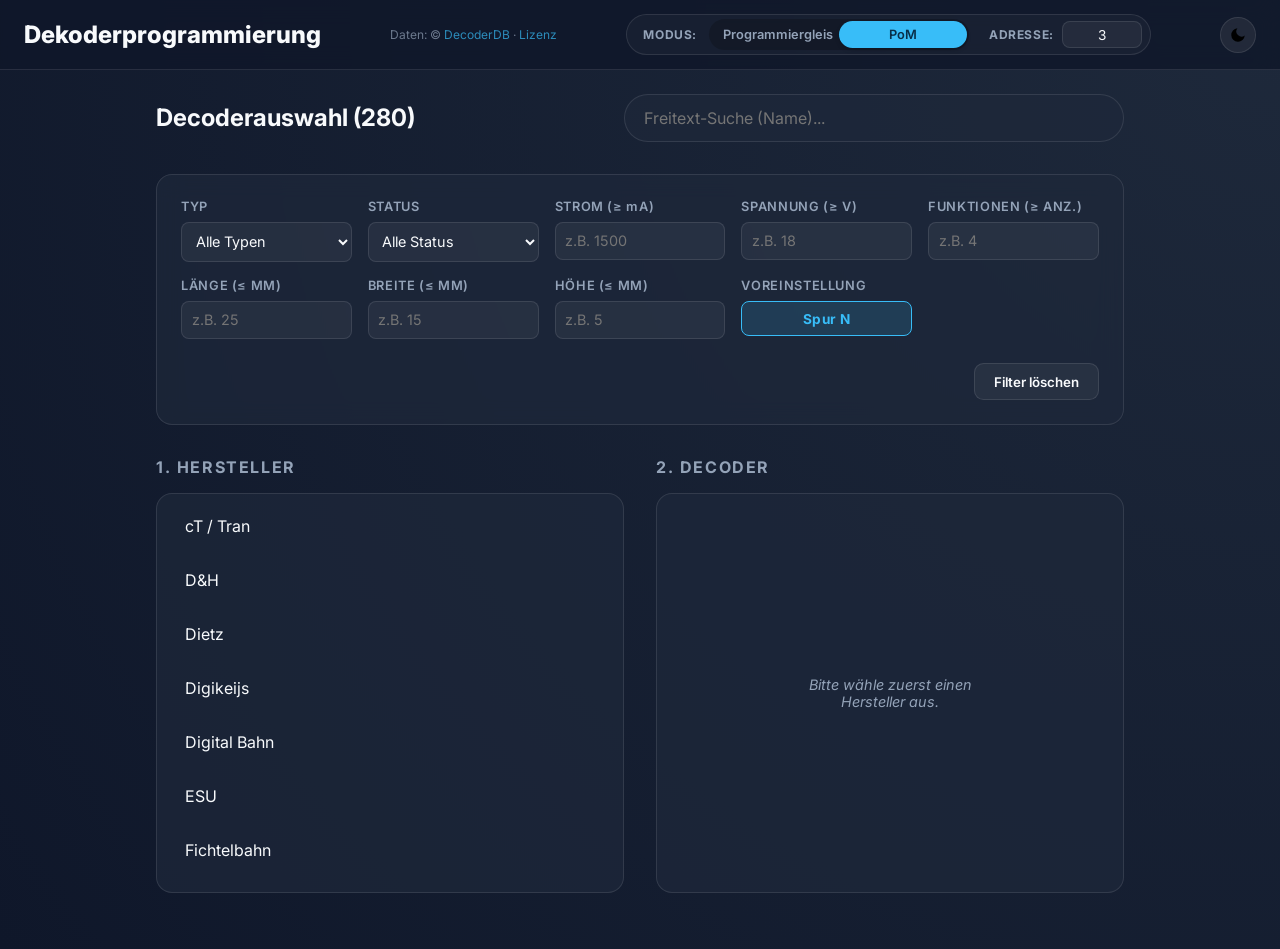
<file: index.html>
<!DOCTYPE html>
<html lang="de">
<head>
    <meta charset="UTF-8">
    <meta http-equiv="refresh" content="0; url=html/index.html">
    <script type="text/javascript">
        window.location.href = "html/index.html"
    </script>
    <title>Weiterleitung zur Dekoderprogrammierung</title>
</head>
<body>
    <p>Falls Sie nicht automatisch weitergeleitet werden, klicken Sie bitte <a href="html/index.html">hier</a>.</p>
</body>
</html>
</file>
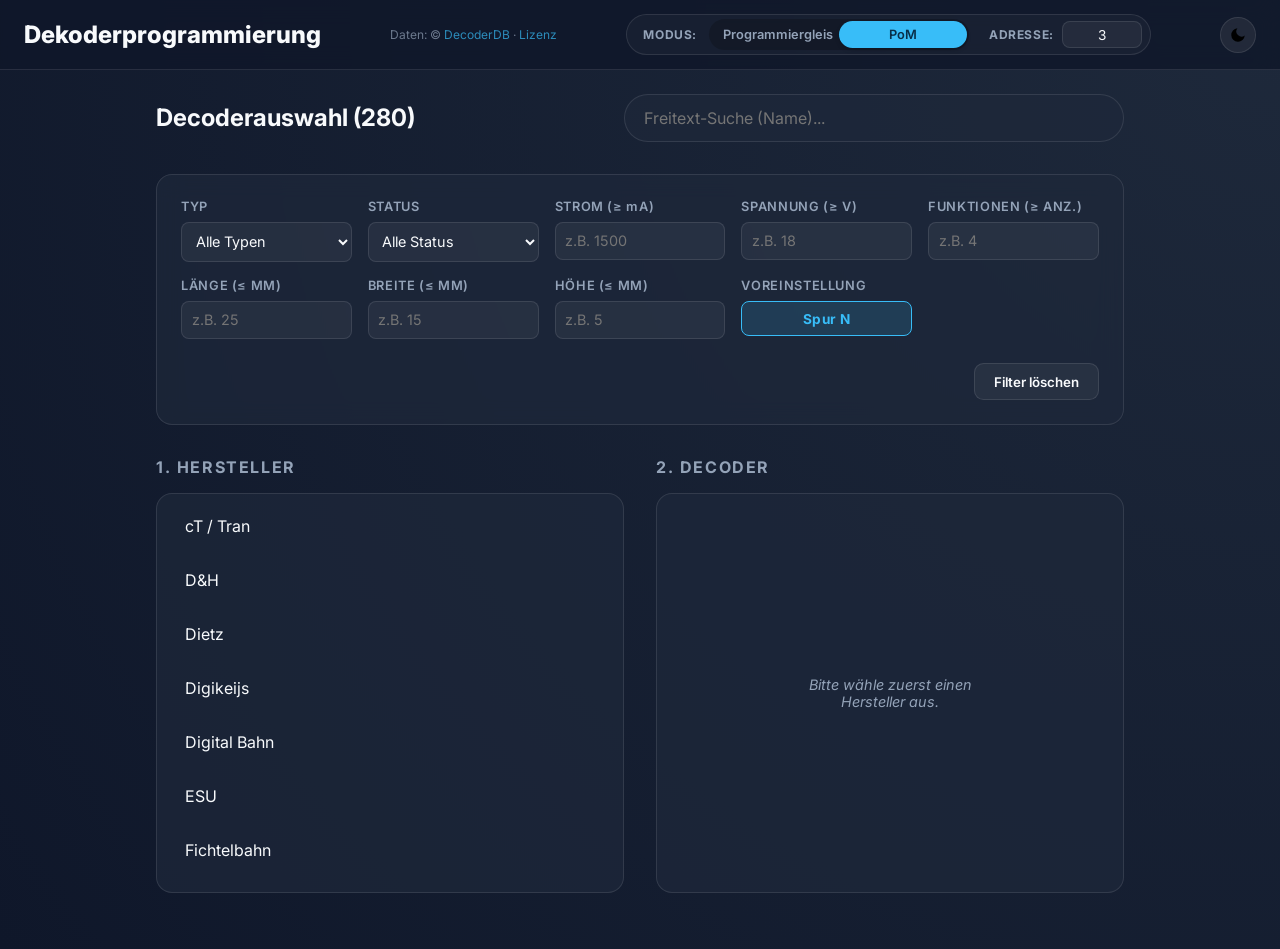
<file: html/index.html>
<!-- Last Build: 2026-05-16 01:26 -->
<!DOCTYPE html>
<html lang="de">

<head>
    <meta charset="UTF-8">
    <meta name="viewport" content="width=device-width, initial-scale=1.0">
    <title>Dekoderprogrammierung</title>
    <link rel="stylesheet" href="style.css">
    <link href="https://fonts.googleapis.com/css2?family=Inter:wght@400;600;800&display=swap" rel="stylesheet">
</head>

<body>
    <header>
        <div class="title-container">
            <h1 id="main-title">Dekoderprogrammierung</h1>
        </div>
        <span class="license-notice">Daten: © <a href="https://www.decoderdb.de" target="_blank"
                rel="noopener">DecoderDB</a> · <a href="https://www.decoderdb.de/lizenz" target="_blank"
                rel="noopener">Lizenz</a></span>

        <div class="mode-selector">
            <div class="mode-label">Modus:</div>
            <div class="segmented-control">
                <input type="radio" name="prog-mode" id="mode-pg" value="pg">
                <label for="mode-pg">Programmiergleis</label>

                <input type="radio" name="prog-mode" id="mode-pom" value="pom" checked>
                <label for="mode-pom">PoM</label>

                <div class="selection-slider"></div>
            </div>

            <div id="pom-addr-container" class="pom-addr-container">
                <label for="pom-addr" class="mode-label">Adresse:</label>
                <input type="number" id="pom-addr" class="pom-addr-input" value="3" min="1" max="10239"
                    title="Lok-Adresse für PoM">
            </div>

            <span id="env-marker" class="env-marker" style="display: none;"
                title="Viewermodus; wenn auf einem ESP32 der FRANKY-Serie ausgeführt, kann auch gelesen/geschrieben werden">Viewer-Modus</span>
        </div>

        <div class="header-right">
            <button id="main-back-btn" style="display: none;">&larr; Zurück zur Auswahl</button>
            <button id="theme-toggle" title="Design umschalten" aria-label="Darkmode/Lightmode umschalten">
                <!-- Moon icon (dark mode) -->
                <svg id="icon-moon" xmlns="http://www.w3.org/2000/svg" width="18" height="18" viewBox="0 0 24 24"
                    fill="currentColor">
                    <path d="M21 12.79A9 9 0 1 1 11.21 3 7 7 0 0 0 21 12.79z" />
                </svg>
                <!-- Sun icon (light mode, hidden by default) -->
                <svg id="icon-sun" xmlns="http://www.w3.org/2000/svg" width="18" height="18" viewBox="0 0 24 24"
                    fill="currentColor" style="display:none;">
                    <circle cx="12" cy="12" r="5" />
                    <line x1="12" y1="1" x2="12" y2="3" stroke="currentColor" stroke-width="2" stroke-linecap="round" />
                    <line x1="12" y1="21" x2="12" y2="23" stroke="currentColor" stroke-width="2"
                        stroke-linecap="round" />
                    <line x1="4.22" y1="4.22" x2="5.64" y2="5.64" stroke="currentColor" stroke-width="2"
                        stroke-linecap="round" />
                    <line x1="18.36" y1="18.36" x2="19.78" y2="19.78" stroke="currentColor" stroke-width="2"
                        stroke-linecap="round" />
                    <line x1="1" y1="12" x2="3" y2="12" stroke="currentColor" stroke-width="2" stroke-linecap="round" />
                    <line x1="21" y1="12" x2="23" y2="12" stroke="currentColor" stroke-width="2"
                        stroke-linecap="round" />
                    <line x1="4.22" y1="19.78" x2="5.64" y2="18.36" stroke="currentColor" stroke-width="2"
                        stroke-linecap="round" />
                    <line x1="18.36" y1="5.64" x2="19.78" y2="4.22" stroke="currentColor" stroke-width="2"
                        stroke-linecap="round" />
                </svg>
            </button>
        </div>
    </header>

    <div class="container">
        <!-- Decoder Selection Screen -->
        <div id="file-selection" class="screen">
            <div class="selection-header">
                <h2>Decoderauswahl <span id="decoder-count"></span></h2>
                <div class="search-container">
                    <input type="text" id="decoder-search" placeholder="Freitext-Suche (Name)..." autocomplete="off"
                        spellcheck="false" autocorrect="off" autocapitalize="off">
                    <div id="search-results" class="search-results-overlay" style="display: none;">
                        <div class="search-result-row">
                            <span id="res-manufacturer" class="res-label">Hersteller</span>
                            <div class="dropdown">
                                <button id="res-decoder-btn" class="dropbtn">Decoder wählen</button>
                                <div id="res-decoder-list" class="dropdown-content"></div>
                            </div>
                        </div>
                    </div>
                </div>
            </div>

            <!-- Advanced Filters -->
            <div class="filter-section">
                <div class="filter-grid">
                    <div class="filter-group">
                        <label>Typ</label>
                        <select id="filter-type">
                            <option value="">Alle Typen</option>
                        </select>
                    </div>
                    <div class="filter-group">
                        <label>Status</label>
                        <select id="filter-production">
                            <option value="">Alle Status</option>
                        </select>
                    </div>
                    <div class="filter-group">
                        <label>Strom (≥ <span style="text-transform: none;">mA</span>)</label>
                        <input type="text" id="filter-current" placeholder="z.B. 1500">
                    </div>
                    <div class="filter-group">
                        <label>Spannung (≥ V)</label>
                        <input type="number" id="filter-voltage" step="1" placeholder="z.B. 18">
                    </div>
                    <div class="filter-group">
                        <label>Funktionen (≥ Anz.)</label>
                        <input type="number" id="filter-fa" step="1" placeholder="z.B. 4">
                    </div>
                    <div class="filter-group">
                        <label>Länge (≤ mm)</label>
                        <input type="number" id="filter-length" step="0.1" placeholder="z.B. 25">
                    </div>
                    <div class="filter-group">
                        <label>Breite (≤ mm)</label>
                        <input type="number" id="filter-width" step="0.1" placeholder="z.B. 15">
                    </div>
                    <div class="filter-group">
                        <label>Höhe (≤ mm)</label>
                        <input type="number" id="filter-height" step="0.1" placeholder="z.B. 5">
                    </div>
                    <div class="filter-group filter-group-preset">
                        <label>Voreinstellung</label>
                        <button id="preset-spur-n" class="btn-preset-spur" title="L≤ 25mm, B≤ 15mm, H≤ 3mm">Spur
                            N</button>
                    </div>
                </div>
                <div class="filter-actions">
                    <button id="clear-filters" class="btn-secondary">Filter löschen</button>
                </div>
            </div>

            <!-- Results Table -->
            <div id="results-table-container" class="table-container" style="display: none;">
                <table id="results-table">
                    <thead>
                        <tr>
                            <th>Hersteller</th>
                            <th>Decoder</th>
                            <th>Typ</th>
                            <th>Prod.</th>
                            <th>Strom</th>
                            <th>V</th>
                            <th>FA</th>
                            <th>L</th>
                            <th>B</th>
                            <th>H</th>
                        </tr>
                    </thead>
                    <tbody id="results-tbody"></tbody>
                </table>
            </div>

            <div class="navigation-columns" id="manual-selection-container">
                <div class="nav-column">
                    <h3>1. Hersteller</h3>
                    <div id="manufacturer-list" class="nav-list"></div>
                </div>
                <div class="nav-column">
                    <h3>2. Decoder</h3>
                    <div id="decoder-list" class="nav-list empty">
                        <p class="placeholder">Bitte wähle zuerst einen Hersteller aus.</p>
                    </div>
                </div>
            </div>
        </div>

        <!-- Programming Screen -->
        <div id="programming-screen" class="screen" style="display: none;">
            <div class="header-row">
                <button id="back-btn" class="btn-secondary">← Zurück</button>
                <div class="decoder-info">
                    <h2 id="decoder-name">Decoder Name</h2>
                    <p id="firmware-info">Firmware Info</p>
                </div>
                <div class="reset-container">
                    <button id="reset-btn" class="btn-danger">Decoder-Reset</button>
                    <div id="reset-modal" class="reset-popover" style="display: none;">
                        <h3>Werkseinstellungen</h3>
                        <p id="reset-modal-text"></p>
                        <div class="modal-actions">
                            <button id="reset-confirm" class="btn-danger">Zurücksetzen</button>
                            <button id="reset-cancel" class="btn-secondary">Abbrechen</button>
                        </div>
                    </div>
                </div>
            </div>
            <div class="content-layout">
                <nav class="sidebar" id="group-nav"></nav>
                <div class="main-content">
                    <div id="cv-groups"></div>
                </div>
            </div>
        </div>
    </div>

    <!-- Generic Custom Modal -->
    <div id="custom-modal" class="modal" style="display: none;">
        <div class="modal-content">
            <div id="modal-icon" class="modal-icon-container">
                <svg width="64" height="64" viewBox="0 0 24 24" fill="none" stroke="currentColor" stroke-width="2"
                    stroke-linecap="round" stroke-linejoin="round">
                    <circle cx="12" cy="12" r="10"></circle>
                    <line x1="12" y1="16" x2="12" y2="12"></line>
                    <line x1="12" y1="8" x2="12.01" y2="8"></line>
                </svg>
            </div>
            <h3 id="modal-title">Info</h3>
            <p id="modal-text">Nachricht...</p>
            <div class="modal-actions">
                <button id="modal-close" class="btn-secondary">Schließen</button>
            </div>
        </div>
    </div>

    <script src="files.js"></script>
    <script src="app.js"></script>
</body>

</html>
</file>
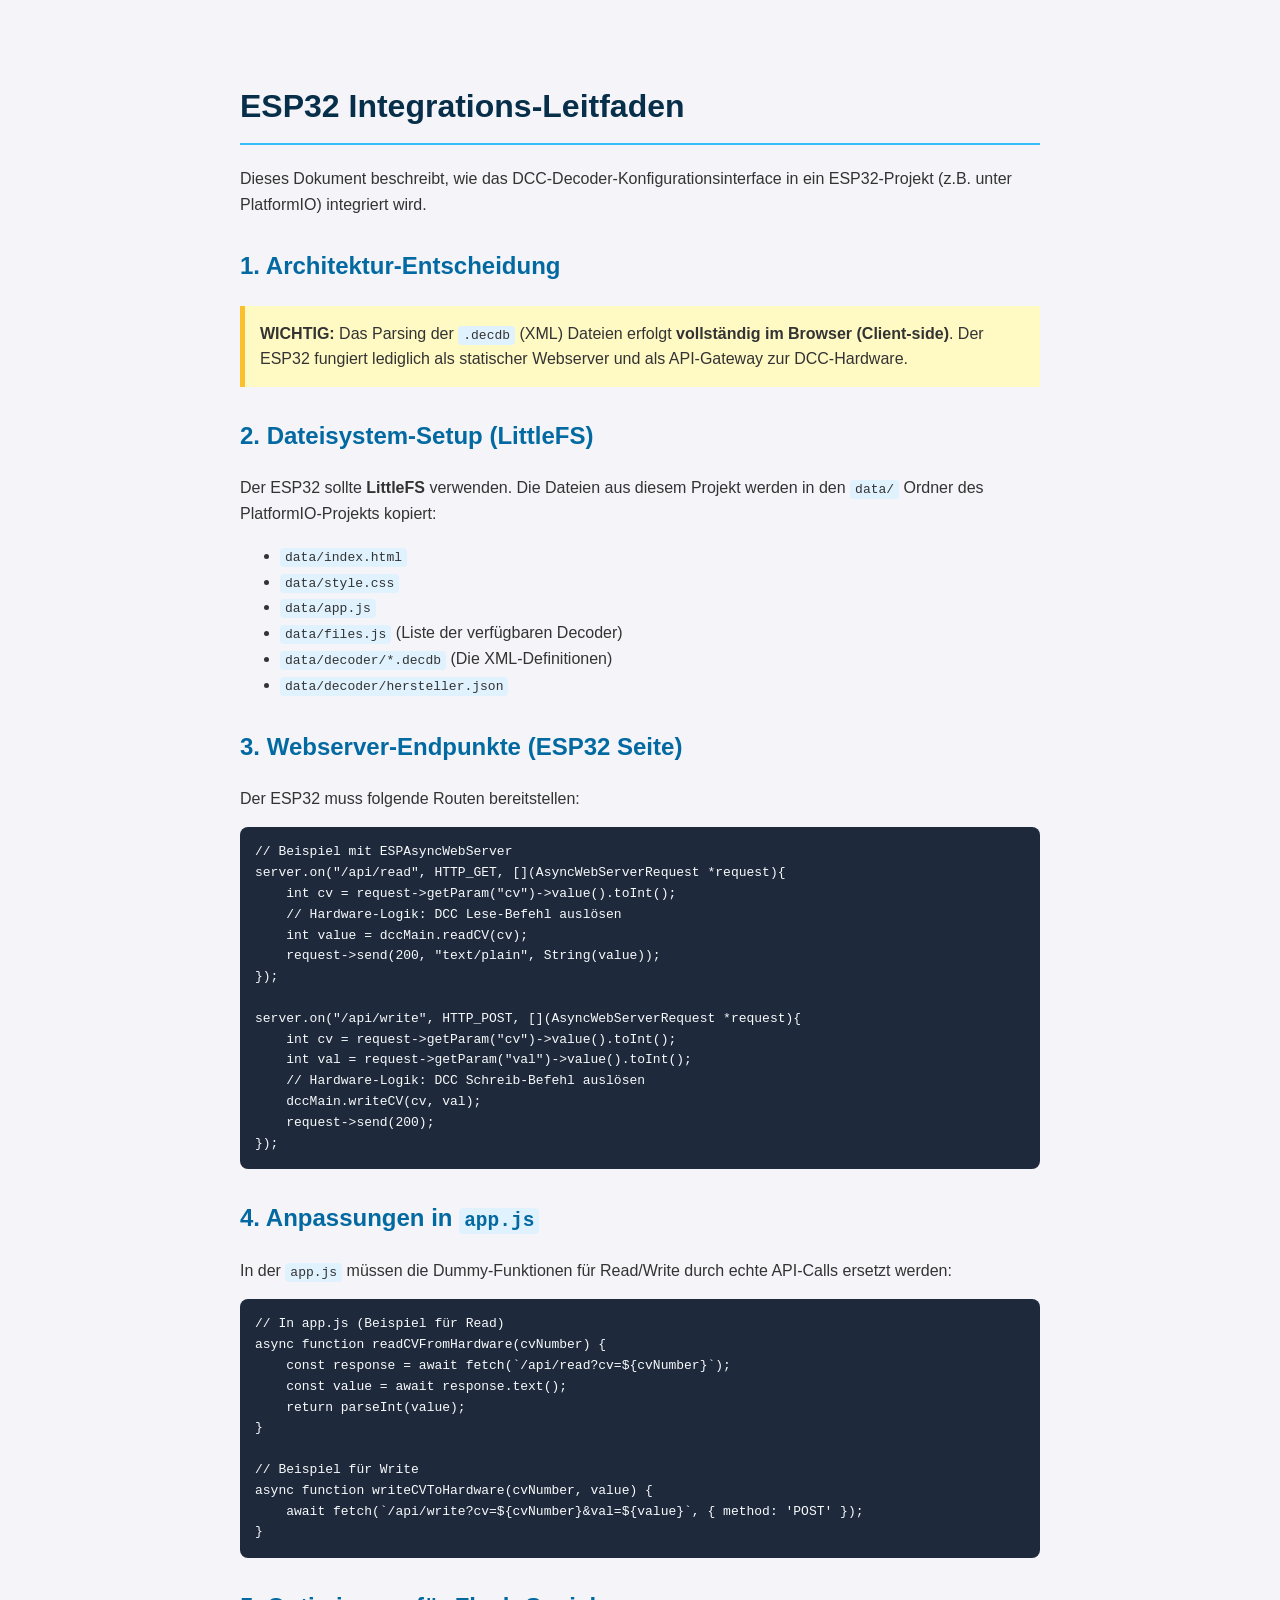
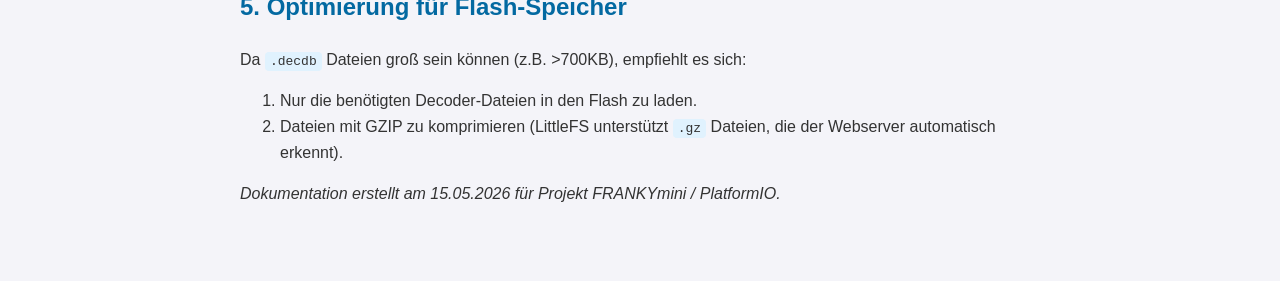
<file: doc/migrate_esp32.html>
<!DOCTYPE html>
<html lang="de">
<head>
    <meta charset="UTF-8">
    <title>ESP32 Migration Guide - DCC Decoder UI</title>
    <style>
        body { font-family: sans-serif; line-height: 1.6; max-width: 800px; margin: 40px auto; padding: 20px; background: #f4f4f9; color: #333; }
        h1 { color: #082f49; border-bottom: 2px solid #38bdf8; padding-bottom: 10px; }
        h2 { color: #0369a1; margin-top: 30px; }
        code { background: #e0f2fe; padding: 2px 5px; border-radius: 4px; font-family: monospace; }
        pre { background: #1e293b; color: #f8fafc; padding: 15px; border-radius: 8px; overflow-x: auto; }
        .note { background: #fff9c4; border-left: 5px solid #fbc02d; padding: 15px; margin: 20px 0; }
        .step { margin-bottom: 20px; }
    </style>
</head>
<body>
    <h1>ESP32 Integrations-Leitfaden</h1>
    <p>Dieses Dokument beschreibt, wie das DCC-Decoder-Konfigurationsinterface in ein ESP32-Projekt (z.B. unter PlatformIO) integriert wird.</p>

    <h2>1. Architektur-Entscheidung</h2>
    <div class="note">
        <strong>WICHTIG:</strong> Das Parsing der <code>.decdb</code> (XML) Dateien erfolgt <strong>vollständig im Browser (Client-side)</strong>. Der ESP32 fungiert lediglich als statischer Webserver und als API-Gateway zur DCC-Hardware.
    </div>

    <h2>2. Dateisystem-Setup (LittleFS)</h2>
    <p>Der ESP32 sollte <strong>LittleFS</strong> verwenden. Die Dateien aus diesem Projekt werden in den <code>data/</code> Ordner des PlatformIO-Projekts kopiert:</p>
    <ul>
        <li><code>data/index.html</code></li>
        <li><code>data/style.css</code></li>
        <li><code>data/app.js</code></li>
        <li><code>data/files.js</code> (Liste der verfügbaren Decoder)</li>
        <li><code>data/decoder/*.decdb</code> (Die XML-Definitionen)</li>
        <li><code>data/decoder/hersteller.json</code></li>
    </ul>

    <h2>3. Webserver-Endpunkte (ESP32 Seite)</h2>
    <p>Der ESP32 muss folgende Routen bereitstellen:</p>
    <pre>
// Beispiel mit ESPAsyncWebServer
server.on("/api/read", HTTP_GET, [](AsyncWebServerRequest *request){
    int cv = request->getParam("cv")->value().toInt();
    // Hardware-Logik: DCC Lese-Befehl auslösen
    int value = dccMain.readCV(cv); 
    request->send(200, "text/plain", String(value));
});

server.on("/api/write", HTTP_POST, [](AsyncWebServerRequest *request){
    int cv = request->getParam("cv")->value().toInt();
    int val = request->getParam("val")->value().toInt();
    // Hardware-Logik: DCC Schreib-Befehl auslösen
    dccMain.writeCV(cv, val);
    request->send(200);
});</pre>

    <h2>4. Anpassungen in <code>app.js</code></h2>
    <p>In der <code>app.js</code> müssen die Dummy-Funktionen für Read/Write durch echte API-Calls ersetzt werden:</p>
    <pre>
// In app.js (Beispiel für Read)
async function readCVFromHardware(cvNumber) {
    const response = await fetch(`/api/read?cv=${cvNumber}`);
    const value = await response.text();
    return parseInt(value);
}

// Beispiel für Write
async function writeCVToHardware(cvNumber, value) {
    await fetch(`/api/write?cv=${cvNumber}&val=${value}`, { method: 'POST' });
}</pre>

    <h2>5. Optimierung für Flash-Speicher</h2>
    <p>Da <code>.decdb</code> Dateien groß sein können (z.B. >700KB), empfiehlt es sich:</p>
    <ol>
        <li>Nur die benötigten Decoder-Dateien in den Flash zu laden.</li>
        <li>Dateien mit GZIP zu komprimieren (LittleFS unterstützt <code>.gz</code> Dateien, die der Webserver automatisch erkennt).</li>
    </ol>

    <p><em>Dokumentation erstellt am 15.05.2026 für Projekt FRANKYmini / PlatformIO.</em></p>
</body>
</html>
</file>
<file: html/style.css>
:root {
    --bg-color: #0f172a;
    --card-bg: rgba(30, 41, 59, 0.7);
    --accent-color: #38bdf8;
    --accent-hover: #0ea5e9;
    --text-primary: #f8fafc;
    --text-secondary: #94a3b8;
    --border-color: rgba(255, 255, 255, 0.1);
    --success: #22c55e;
    --danger: #ef4444;
    --header-height: 70px;
    --header-bg: rgba(15, 23, 42, 0.8);
    --body-gradient: radial-gradient(circle at top right, #1e293b, #0f172a);
}

body.light-mode {
    --bg-color: #f1f5f9;
    --card-bg: rgba(255, 255, 255, 0.85);
    --accent-color: #0284c7;
    --accent-hover: #0369a1;
    --text-primary: #0f172a;
    --text-secondary: #475569;
    --border-color: rgba(0, 0, 0, 0.1);
    --header-bg: rgba(241, 245, 249, 0.9);
    --body-gradient: radial-gradient(circle at top right, #e2e8f0, #f1f5f9);
}

* {
    margin: 0;
    padding: 0;
    box-sizing: border-box;
    font-family: 'Inter', -apple-system, sans-serif;
}

body {
    background-color: var(--bg-color);
    color: var(--text-primary);
    min-height: 100vh;
    background-image: var(--body-gradient);
    padding-bottom: 2rem;
    transition: background-color 0.3s, color 0.3s;
}

header {
    height: var(--header-height);
    padding: 0 1.5rem;
    display: flex;
    justify-content: space-between;
    align-items: center;
    border-bottom: 1px solid var(--border-color);
    backdrop-filter: blur(12px);
    position: sticky;
    top: 0;
    z-index: 100;
    background: var(--header-bg);
}

.header-right {
    display: flex;
    align-items: center;
    gap: 0.75rem;
}

#theme-toggle {
    background: rgba(128, 128, 128, 0.15);
    border: 1px solid var(--border-color);
    border-radius: 50%;
    width: 2.25rem;
    height: 2.25rem;
    font-size: 1.1rem;
    cursor: pointer;
    display: flex;
    align-items: center;
    justify-content: center;
    transition: all 0.2s;
    line-height: 1;
    padding: 0;
}

#theme-toggle:hover {
    background: rgba(128, 128, 128, 0.3);
    transform: rotate(15deg) scale(1.1);
}

h1 {
    font-size: 1.5rem;
    font-weight: 800;
    color: var(--text-primary);
}

.title-container {
    display: flex;
    align-items: center;
    gap: 1rem;
}

.env-marker {
    background: rgba(234, 179, 8, 0.15);
    color: #eab308;
    border: 1px solid rgba(234, 179, 8, 0.3);
    padding: 0.25rem 0.5rem;
    border-radius: 0.5rem;
    font-size: 0.75rem;
    font-weight: 700;
    text-transform: uppercase;
    letter-spacing: 0.05em;
    cursor: help;
    display: inline-flex;
    align-items: center;
}

body.light-mode .env-marker {
    background: rgba(202, 138, 4, 0.1);
    color: #ca8a04;
    border-color: rgba(202, 138, 4, 0.3);
}

#back-btn {
    background: rgba(255, 255, 255, 0.05);
    color: var(--text-primary);
    border: 1px solid var(--border-color);
    padding: 0.5rem 1rem;
    border-radius: 0.5rem;
    cursor: pointer;
    font-size: 0.9rem;
    display: flex;
    align-items: center;
    gap: 0.5rem;
}

.mode-selector {
    display: flex;
    align-items: center;
    gap: 0.75rem;
    background: rgba(255, 255, 255, 0.03);
    padding: 0.25rem 0.5rem 0.25rem 1rem;
    border-radius: 2rem;
    border: 1px solid var(--border-color);
}

.mode-label {
    font-size: 0.75rem;
    font-weight: 700;
    color: var(--text-secondary);
    text-transform: uppercase;
    letter-spacing: 0.05em;
}

.segmented-control {
    position: relative;
    display: flex;
    background: rgba(0, 0, 0, 0.2);
    border-radius: 1.5rem;
    padding: 2px;
    width: 260px; /* Fixed width to ensure 50% slider works */
}

.segmented-control input[type="radio"] {
    display: none;
}

.segmented-control label {
    flex: 1 1 0;
    width: 50%;
    text-align: center;
    padding: 0.4rem 0.75rem;
    font-size: 0.8rem;
    font-weight: 600;
    color: var(--text-secondary);
    cursor: pointer;
    z-index: 1;
    transition: color 0.2s;
    box-sizing: border-box;
}

.segmented-control input[type="radio"]:checked + label {
    color: #082f49;
}

.selection-slider {
    position: absolute;
    top: 2px;
    left: 2px;
    width: calc(50% - 2px);
    height: calc(100% - 4px);
    background: var(--accent-color);
    border-radius: 1.5rem;
    transition: transform 0.3s cubic-bezier(0.4, 0, 0.2, 1);
    box-shadow: 0 2px 4px rgba(0, 0, 0, 0.2);
}

#mode-pom:checked ~ .selection-slider {
    transform: translateX(100%);
}

.mode-selector.is-viewer .segmented-control,
.mode-selector.is-viewer .pom-addr-container,
.mode-selector.is-viewer > .mode-label {
    opacity: 0.5;
    pointer-events: none;
    filter: grayscale(0.8);
}

.mode-selector.is-viewer .segmented-control label {
    cursor: not-allowed;
}

.pom-addr-container {
    display: flex;
    align-items: center;
    gap: 0.5rem;
    margin-left: 0.5rem;
    animation: fadeIn 0.3s;
}

@keyframes fadeIn {
    from { opacity: 0; transform: translateX(-10px); }
    to { opacity: 1; transform: translateX(0); }
}

.pom-addr-input {
    width: 80px;
    background: rgba(255, 255, 255, 0.05);
    border: 1px solid var(--border-color);
    color: var(--text-primary);
    padding: 0.3rem 0.5rem;
    border-radius: 0.5rem;
    font-size: 0.85rem;
    text-align: center;
    -moz-appearance: textfield; /* Firefox */
}

.pom-addr-input::-webkit-outer-spin-button,
.pom-addr-input::-webkit-inner-spin-button {
    -webkit-appearance: none;
    margin: 0;
}

.pom-addr-input:focus {
    outline: none;
    border-color: var(--accent-color);
}

body.light-mode .segmented-control {
    background: rgba(0, 0, 0, 0.05);
}

body.light-mode .segmented-control input[type="radio"]:checked + label {
    color: #ffffff;
}

.btn-sm:disabled {
    opacity: 0.3;
    cursor: not-allowed;
    filter: grayscale(1);
}

.container {
    max-width: 1000px;
    margin: 1.5rem auto;
    padding: 0 1rem;
}

/* Selection UI */
.selection-header {
    display: flex;
    justify-content: space-between;
    align-items: center;
    margin-bottom: 2rem;
    gap: 2rem;
}

.search-container {
    position: relative;
    flex: 1;
    max-width: 500px;
}

#decoder-search {
    width: 100%;
    padding: 0.8rem 1.2rem;
    background: var(--card-bg);
    border: 1px solid var(--border-color);
    border-radius: 2rem;
    color: var(--text-primary);
    font-size: 1rem;
    outline: none;
    transition: border-color 0.2s;
}

#decoder-search:focus {
    border-color: var(--accent-color);
}

.search-results-overlay {
    position: absolute;
    top: calc(100% + 0.5rem);
    left: 0;
    right: 0;
    background: #1e293b;
    border: 1px solid var(--border-color);
    border-radius: 1rem;
    padding: 1rem;
    z-index: 200;
    box-shadow: 0 20px 25px -5px rgba(0, 0, 0, 0.5);
}

.search-result-row {
    display: flex;
    align-items: center;
    gap: 1rem;
}

.res-label {
    background: rgba(255, 255, 255, 0.05);
    padding: 0.5rem 1rem;
    border-radius: 0.5rem;
    font-weight: 600;
    color: var(--accent-color);
    min-width: 120px;
}

/* Dropdown */
.dropdown {
    position: relative;
    flex: 1;
}

.dropbtn {
    width: 100%;
    background: var(--accent-color);
    color: #082f49;
    padding: 0.6rem 1rem;
    font-size: 0.9rem;
    font-weight: 700;
    border: none;
    border-radius: 0.5rem;
    cursor: pointer;
}

.dropdown-content {
    display: none;
    position: absolute;
    background-color: #1e293b;
    min-width: 160px;
    width: 100%;
    box-shadow: 0px 8px 16px 0px rgba(0,0,0,0.4);
    z-index: 210;
    border-radius: 0.5rem;
    border: 1px solid var(--border-color);
    margin-top: 0.25rem;
}

.dropdown-content a {
    color: var(--text-primary);
    padding: 0.75rem 1rem;
    text-decoration: none;
    display: block;
    font-size: 0.9rem;
    border-bottom: 1px solid var(--border-color);
}

.dropdown-content a:last-child {
    border-bottom: none;
}

.dropdown-content a:hover {
    background-color: rgba(255, 255, 255, 0.05);
    color: var(--accent-color);
}

.dropdown:hover .dropdown-content {
    display: block;
}

/* Navigation Columns */
.navigation-columns {
    display: grid;
    grid-template-columns: 1fr 1fr;
    gap: 2rem;
}

.nav-column h3 {
    font-size: 1rem;
    color: var(--text-secondary);
    margin-bottom: 1rem;
    text-transform: uppercase;
    letter-spacing: 0.1em;
}

.nav-list {
    background: var(--card-bg);
    border: 1px solid var(--border-color);
    border-radius: 1rem;
    height: 400px;
    overflow-y: auto;
    padding: 0.5rem;
}

.nav-list::-webkit-scrollbar {
    width: 6px;
}

.nav-list::-webkit-scrollbar-track {
    background: transparent;
}

.nav-list::-webkit-scrollbar-thumb {
    background: rgba(255, 255, 255, 0.1);
    border-radius: 10px;
}

.nav-list::-webkit-scrollbar-thumb:hover {
    background: rgba(255, 255, 255, 0.2);
}

.nav-list.empty {
    display: flex;
    flex-direction: column;
    align-items: center;
    justify-content: center;
    text-align: center;
    padding: 2rem;
}

.placeholder {
    color: var(--text-secondary);
    font-style: italic;
    font-size: 0.9rem;
    max-width: 200px;
}

.nav-list-item {
    padding: 0.8rem 1.2rem;
    border-radius: 0.75rem;
    cursor: pointer;
    transition: all 0.2s cubic-bezier(0.4, 0, 0.2, 1);
    color: var(--text-primary);
    margin-bottom: 0.4rem;
    border: 1px solid transparent;
}

.nav-list-item:hover {
    background: rgba(255, 255, 255, 0.05);
    color: var(--accent-color);
    border-color: rgba(56, 189, 248, 0.2);
    transform: translateX(4px);
}

.nav-list-item.selected {
    background: linear-gradient(90deg, rgba(56, 189, 248, 0.15), transparent);
    color: var(--accent-color);
    font-weight: 700;
    border-left: 3px solid var(--accent-color);
}

.license-notice {
    font-size: 0.75rem;
    color: var(--text-secondary);
    opacity: 0.7;
}

.license-notice a {
    color: var(--accent-color);
    text-decoration: none;
}

.license-notice a:hover {
    text-decoration: underline;
}

.filter-section {
    background: var(--card-bg);
    border: 1px solid var(--border-color);
    border-radius: 1rem;
    padding: 1.5rem;
    margin-bottom: 2rem;
    backdrop-filter: blur(12px);
}

.filter-grid {
    display: grid;
    grid-template-columns: repeat(auto-fill, minmax(150px, 1fr));
    gap: 1rem;
    margin-bottom: 1.5rem;
}

.filter-group {
    display: flex;
    flex-direction: column;
    gap: 0.5rem;
}

.filter-group label {
    font-size: 0.8rem;
    font-weight: 600;
    color: var(--text-secondary);
    text-transform: uppercase;
    letter-spacing: 0.05em;
}

.filter-group input, .filter-group select {
    background: rgba(255, 255, 255, 0.05);
    border: 1px solid var(--border-color);
    color: var(--text-primary);
    padding: 0.6rem;
    border-radius: 0.5rem;
    font-size: 0.9rem;
}

.filter-group input:focus, .filter-group select:focus {
    outline: none;
    border-color: var(--accent-color);
    box-shadow: 0 0 0 2px rgba(56, 189, 248, 0.2);
}

.filter-actions {
    display: flex;
    justify-content: flex-end;
}

.table-container {
    background: var(--card-bg);
    border: 1px solid var(--border-color);
    border-radius: 1rem;
    overflow: hidden;
    margin-bottom: 2rem;
    max-height: 500px;
    overflow-y: auto;
}

table {
    width: 100%;
    border-collapse: collapse;
    font-size: 0.9rem;
}

th {
    background: rgba(255, 255, 255, 0.05);
    padding: 1rem;
    text-align: left;
    font-weight: 600;
    color: var(--text-secondary);
    border-bottom: 1px solid var(--border-color);
    position: sticky;
    top: 0;
    z-index: 1;
}

td {
    padding: 0.8rem 1rem;
    border-bottom: 1px solid rgba(255, 255, 255, 0.03);
    color: var(--text-primary);
}

tr:last-child td {
    border-bottom: none;
}

tbody tr {
    cursor: pointer;
    transition: background 0.2s;
}

tbody tr:hover {
    background: rgba(56, 189, 248, 0.1);
}

.in-prod { color: #10b981; }
.out-prod { color: #ef4444; }

.btn-preset-spur {
    background: rgba(56, 189, 248, 0.15);
    border: 1px solid var(--accent-color);
    color: var(--accent-color);
    padding: 0.55rem 1rem;
    border-radius: 0.5rem;
    font-size: 0.85rem;
    font-weight: 700;
    cursor: pointer;
    transition: all 0.2s;
    width: 100%;
    letter-spacing: 0.03em;
}

.btn-preset-spur:hover {
    background: var(--accent-color);
    color: #082f49;
}

.reset-container {
    position: relative;
}

.reset-popover {
    position: absolute;
    top: calc(100% + 0.75rem);
    right: 0;
    background: var(--card-bg);
    border: 1px solid var(--border-color);
    border-radius: 1.25rem;
    padding: 1.5rem;
    min-width: 300px;
    z-index: 500;
    box-shadow: 0 20px 40px -10px rgba(0, 0, 0, 0.5);
    backdrop-filter: blur(20px);
    display: flex;
    flex-direction: column;
    gap: 1rem;
}

/* Kleiner Pfeil oben am Popover */
.reset-popover::before {
    content: '';
    position: absolute;
    top: -6px;
    right: 20px;
    width: 12px;
    height: 12px;
    background: var(--card-bg);
    border-left: 1px solid var(--border-color);
    border-top: 1px solid var(--border-color);
    transform: rotate(45deg);
}

.reset-popover h3 {
    margin: 0;
    color: var(--danger);
    font-size: 1.1rem;
    font-weight: 700;
}

.reset-popover p {
    margin: 0;
    line-height: 1.5;
    color: var(--text-primary);
    font-size: 0.95rem;
}

.reset-popover strong {
    display: block;
    margin-top: 0.5rem;
    color: var(--accent-color);
    font-family: 'JetBrains Mono', monospace;
}

.modal-actions {
    display: flex;
    gap: 0.75rem;
    margin-top: 0.5rem;
}

.modal-actions button {
    flex: 1;
    padding: 0.75rem;
    font-size: 0.9rem;
    border-radius: 0.75rem;
}

body.light-mode .reset-popover {
    background: rgba(255, 255, 255, 0.98);
    box-shadow: 0 20px 40px -10px rgba(0, 0, 0, 0.15);
}

body.light-mode .reset-popover::before {
    background: #ffffff;
}

.header-row {
    display: flex;
    justify-content: space-between;
    align-items: center;
    margin-bottom: 2rem;
    gap: 1.5rem;
    background: var(--card-bg);
    padding: 1rem 1.5rem;
    border-radius: 1rem;
    border: 1px solid var(--border-color);
}

.btn-danger {
    background: #991b1b; /* Darker red */
    color: white;
    border: none;
    padding: 0.6rem 1.2rem;
    border-radius: 0.6rem;
    font-weight: 600;
    cursor: pointer;
    transition: all 0.2s;
}

.btn-danger:hover {
    background: #7f1d1d;
    transform: translateY(-2px);
    box-shadow: 0 4px 12px rgba(153, 27, 27, 0.3);
}

/* Modal */
.modal {
    position: fixed;
    top: 0;
    left: 0;
    width: 100%;
    height: 100%;
    background: rgba(0, 0, 0, 0.7);
    backdrop-filter: blur(4px);
    display: flex;
    align-items: center;
    justify-content: center;
    z-index: 1000;
}

.modal-content {
    background: var(--card-bg);
    border: 1px solid var(--border-color);
    padding: 2rem;
    border-radius: 1.5rem;
    max-width: 450px;
    width: 90%;
    text-align: center;
    box-shadow: 0 25px 50px -12px rgba(0, 0, 0, 0.5);
}

.modal-content h3 {
    margin-bottom: 0.5rem;
    font-size: 1.5rem;
    font-weight: 800;
}

.modal-content p {
    margin-bottom: 2rem;
    line-height: 1.6;
    color: var(--text-secondary);
    font-size: 1.05rem;
}

.modal-icon-container {
    margin-bottom: 1.5rem;
    display: flex;
    justify-content: center;
}

.modal-icon-container svg {
    filter: drop-shadow(0 0 10px rgba(56, 189, 248, 0.3));
}

.icon-spin {
    animation: rotate 4s linear infinite;
}

@keyframes rotate {
    from { transform: rotate(0deg); }
    to { transform: rotate(360deg); }
}

.modal-actions {
    display: flex;
    gap: 1rem;
    justify-content: center;
}

.btn-secondary {
    background: rgba(255, 255, 255, 0.05);
    color: var(--text-primary);
    border: 1px solid var(--border-color);
    padding: 0.6rem 1.2rem;
    border-radius: 0.6rem;
    font-weight: 600;
    cursor: pointer;
    transition: all 0.2s;
}

.btn-secondary:hover {
    background: rgba(255, 255, 255, 0.1);
}

.content-layout {
    display: grid;
    grid-template-columns: 250px 1fr;
    gap: 2rem;
    align-items: flex-start;
}

.sidebar {
    position: sticky;
    top: calc(var(--header-height) + 1.5rem);
    background: var(--card-bg);
    border: 1px solid var(--border-color);
    border-radius: 1rem;
    padding: 1.25rem;
    max-height: calc(100vh - 3rem);
    overflow-y: auto;
}

.sidebar h4 {
    margin-bottom: 1rem;
    font-size: 0.9rem;
    text-transform: uppercase;
    letter-spacing: 0.05em;
    color: var(--text-secondary);
}

.nav-item {
    display: block;
    padding: 0.6rem 0.8rem;
    color: var(--text-secondary);
    text-decoration: none;
    font-size: 0.9rem;
    border-radius: 0.5rem;
    transition: all 0.2s;
    cursor: pointer;
    white-space: nowrap;
    overflow: hidden;
    text-overflow: ellipsis;
}

.nav-item:hover {
    background: rgba(255, 255, 255, 0.05);
    color: var(--accent-color);
}

.nav-item.active {
    background: rgba(56, 189, 248, 0.1);
    color: var(--accent-color);
    font-weight: 600;
}

@media (max-width: 1024px) {
    .content-layout {
        grid-template-columns: 1fr;
    }
    .sidebar {
        display: none;
    }
}

.decoder-info {
    margin-bottom: 1.5rem;
    padding: 1.25rem;
    background: var(--card-bg);
    border-radius: 1rem;
    border-left: 4px solid var(--accent-color);
}

.decoder-info h2 {
    font-size: 1.25rem;
    margin-bottom: 0.25rem;
}

.decoder-info p {
    color: var(--text-secondary);
    font-size: 0.9rem;
}

/* Accordion Group */
.cv-group {
    background: var(--card-bg);
    border: 1px solid var(--border-color);
    border-radius: 1rem;
    margin-bottom: 1.5rem;
    overflow: hidden;
    scroll-margin-top: calc(var(--header-height) + 1.5rem);
    transition: all 0.3s;
}

.cv-group-header {
    background: rgba(255, 255, 255, 0.03);
    padding: 1rem 1.5rem;
    display: flex;
    justify-content: space-between;
    align-items: center;
    cursor: pointer;
    user-select: none;
}

.cv-group-header:hover {
    background: rgba(255, 255, 255, 0.06);
}

.cv-group-title {
    font-weight: 700;
    color: var(--accent-color);
    font-size: 1.05rem;
}

.cv-group-icon {
    transition: transform 0.3s;
    color: var(--text-secondary);
}

.cv-group.collapsed .cv-group-icon {
    transform: rotate(-90deg);
}

.cv-group.collapsed .cv-group-content {
    max-height: 0;
    overflow: hidden;
}

.cv-group-content {
    max-height: 5000px; /* High enough for large groups */
    transition: max-height 0.4s ease-out;
}

.group-hint {
    padding: 1rem 1.5rem;
    font-size: 0.9rem;
    color: var(--text-secondary);
    font-style: italic;
    background: rgba(255, 255, 255, 0.02);
    border-bottom: 1px solid var(--border-color);
    line-height: 1.4;
}

.speed-curve-container {
    background: #020617;
    padding: 1rem;
    margin: 1rem 1.5rem;
    border-radius: 0.75rem;
    border: 1px solid var(--border-color);
    position: relative;
    overflow: hidden;
}

.speed-curve-canvas {
    width: 100%;
    height: 250px;
    cursor: crosshair;
    display: block;
}

.speed-curve-presets {
    display: flex;
    gap: 0.75rem;
    margin-top: 1rem;
    justify-content: center;
}

.bit-container {
    display: grid;
    grid-template-columns: repeat(auto-fill, minmax(200px, 1fr));
    gap: 0.5rem;
    margin-top: 0.75rem;
    background: rgba(255, 255, 255, 0.03);
    padding: 0.75rem;
    border-radius: 0.5rem;
    border: 1px solid var(--border-color);
}

.bit-item {
    display: flex;
    align-items: center;
    gap: 0.5rem;
    font-size: 0.85rem;
    color: var(--text-secondary);
    cursor: pointer;
    transition: color 0.2s;
}

.bit-item:hover {
    color: var(--text-primary);
}

.bit-item input {
    accent-color: var(--accent-color);
    width: 14px;
    height: 14px;
}

.bit-select {
    background: rgba(255, 255, 255, 0.05);
    border: 1px solid var(--border-color);
    color: var(--text-primary);
    padding: 0.25rem 0.5rem;
    border-radius: 0.4rem;
    font-size: 0.85rem;
    outline: none;
    width: 100%;
}

.bit-select option {
    background: #0f172a;
    color: white;
}

.btn-preset {
    background: rgba(255, 255, 255, 0.05);
    border: 1px solid var(--border-color);
    color: var(--text-secondary);
    padding: 0.4rem 0.8rem;
    border-radius: 0.4rem;
    font-size: 0.8rem;
    cursor: pointer;
    transition: all 0.2s;
}

.btn-preset:hover {
    background: var(--accent-color);
    color: #082f49;
    border-color: var(--accent-color);
}

.cv-row {
    display: grid;
    grid-template-columns: 80px 1fr 100px 120px;
    gap: 1rem;
    align-items: flex-start; /* Changed from center to top align for bit fields */
    padding: 1.25rem 1.5rem;
    border-top: 1px solid var(--border-color);
    position: relative;
}

.cv-row.is-disabled .cv-number,
.cv-row.is-disabled .cv-desc-text,
.cv-row.is-disabled .bit-container,
.cv-row.is-disabled .cv-value-container,
.cv-row.is-disabled .cv-actions {
    opacity: 0.3;
    pointer-events: none;
}

.cv-dependency-hint {
    font-size: 0.75rem;
    color: var(--text-primary);
    background: rgba(255, 255, 255, 0.05);
    padding: 0.4rem 0.8rem;
    border-radius: 0.5rem;
    display: flex;
    align-items: center;
    gap: 0.6rem;
    margin-top: 0.6rem;
    border: 1px solid var(--border-color);
    opacity: 1 !important;
}

.cv-dependency-hint svg {
    color: #fbbf24; /* Amber/Warning color */
}

.btn-go-cv {
    background: var(--accent-color);
    color: #082f49;
    border: none;
    padding: 0.2rem 0.5rem;
    border-radius: 0.25rem;
    font-size: 0.7rem;
    font-weight: 800;
    cursor: pointer;
    text-transform: uppercase;
    margin-left: auto;
    transition: transform 0.1s;
}

.btn-go-cv:hover {
    transform: scale(1.05);
}

.cv-help-text {
    font-size: 0.8rem;
    color: var(--text-secondary);
    font-style: italic;
    margin-top: 0.25rem;
    line-height: 1.2;
}

.input-with-unit {
    display: flex;
    align-items: center;
    gap: 0.5rem;
}

.unit-label {
    font-size: 0.85rem;
    color: var(--text-secondary);
    white-space: nowrap;
}

.cv-number {
    font-weight: 800;
    color: var(--text-secondary);
    font-family: 'JetBrains Mono', monospace;
}

.cv-name {
    font-size: 0.95rem;
    line-height: 1.4;
}

.cv-value-container {
    display: flex;
    flex-direction: column;
    gap: 0.5rem;
}

.cv-value-input, .cv-value-select {
    background: #0f172a;
    border: 1px solid var(--border-color);
    color: var(--text-primary);
    padding: 0.5rem;
    border-radius: 0.5rem;
    width: 100%;
    text-align: center;
    font-weight: 600;
    outline: none;
    cursor: pointer;
}

.cv-value-input[readonly] {
    background: transparent;
    border-color: transparent;
    cursor: default;
    color: var(--text-primary);
}

.cv-value-select option {
    background: #0f172a;
    color: white;
    text-align: left;
}

.cv-actions {
    display: flex;
    gap: 0.5rem;
}

.btn-sm {
    padding: 0.5rem;
    border-radius: 0.5rem;
    border: none;
    font-size: 0.85rem;
    font-weight: 700;
    cursor: pointer;
    flex: 1;
    transition: opacity 0.2s;
    display: flex;
    align-items: center;
    justify-content: center;
}

.btn-read { background: var(--success); color: #06200d; }
.btn-write { background: var(--accent-color); color: #082f49; }

/* Responsive Adjustments */
@media (max-width: 768px) {
    .cv-row {
        grid-template-columns: 70px 1fr 80px;
        grid-template-areas: 
            "num name name"
            "val act act";
        gap: 0.75rem;
        padding: 1rem;
    }
    
    .cv-number { grid-area: num; }
    .cv-name { grid-area: name; }
    .cv-value-container { grid-area: val; }
    .cv-actions { grid-area: act; }
    
    .cv-group-header { padding: 0.75rem 1rem; }
    h1 { font-size: 1.2rem; }
}

@media (max-width: 480px) {
    .container { margin: 1rem auto; }
    .cv-row {
        grid-template-columns: 1fr 1fr;
        grid-template-areas: 
            "num name"
            "val act";
    }
}

/* ============================
   Light Mode Overrides
   ============================ */
body.light-mode .search-results-overlay {
    background: #ffffff;
    box-shadow: 0 20px 25px -5px rgba(0, 0, 0, 0.15);
}

body.light-mode .dropdown-content {
    background-color: #ffffff;
    box-shadow: 0px 8px 16px 0px rgba(0, 0, 0, 0.15);
}

body.light-mode .dropdown-content a:hover {
    background-color: rgba(0, 0, 0, 0.05);
}

body.light-mode .dropbtn {
    color: #ffffff;
}

body.light-mode .res-label {
    background: rgba(0, 0, 0, 0.05);
}

body.light-mode .nav-list-item:hover {
    background: rgba(0, 0, 0, 0.05);
}

body.light-mode .nav-list-item.selected {
    background: linear-gradient(90deg, rgba(2, 132, 199, 0.1), transparent);
}

body.light-mode .filter-group input,
body.light-mode .filter-group select {
    background: rgba(0, 0, 0, 0.03);
}

body.light-mode .cv-value-input,
body.light-mode .cv-value-select {
    background: #f8fafc;
}

body.light-mode .cv-value-select option {
    background: #ffffff;
    color: #0f172a;
}

body.light-mode .cv-group-header {
    background: rgba(0, 0, 0, 0.02);
}

body.light-mode .cv-group-header:hover {
    background: rgba(0, 0, 0, 0.04);
}

body.light-mode .group-hint {
    background: rgba(0, 0, 0, 0.02);
}

body.light-mode .speed-curve-container {
    background: #e2e8f0;
}

body.light-mode .bit-container {
    background: rgba(0, 0, 0, 0.03);
}

body.light-mode .bit-select {
    background: rgba(0, 0, 0, 0.03);
}

body.light-mode .btn-preset {
    background: rgba(0, 0, 0, 0.05);
}

body.light-mode .btn-secondary {
    background: rgba(0, 0, 0, 0.05);
}

body.light-mode .btn-secondary:hover {
    background: rgba(0, 0, 0, 0.1);
}

body.light-mode .btn-read { color: #ffffff; }
body.light-mode .btn-write { color: #ffffff; }

body.light-mode .btn-preset-spur {
    background: rgba(2, 132, 199, 0.1);
}

body.light-mode .btn-preset-spur:hover {
    color: #ffffff;
}

body.light-mode .cv-dependency-hint {
    background: rgba(0, 0, 0, 0.04);
}

body.light-mode th {
    background: rgba(0, 0, 0, 0.04);
}

body.light-mode tbody tr:hover {
    background: rgba(2, 132, 199, 0.08);
}

body.light-mode .modal-content {
    background: #ffffff;
    box-shadow: 0 25px 50px -12px rgba(0, 0, 0, 0.25);
}

body.light-mode .sidebar {
    background: rgba(255, 255, 255, 0.9);
}

body.light-mode .nav-list::-webkit-scrollbar-thumb {
    background: rgba(0, 0, 0, 0.15);
}

body.light-mode .nav-list::-webkit-scrollbar-thumb:hover {
    background: rgba(0, 0, 0, 0.25);
}
</file>
